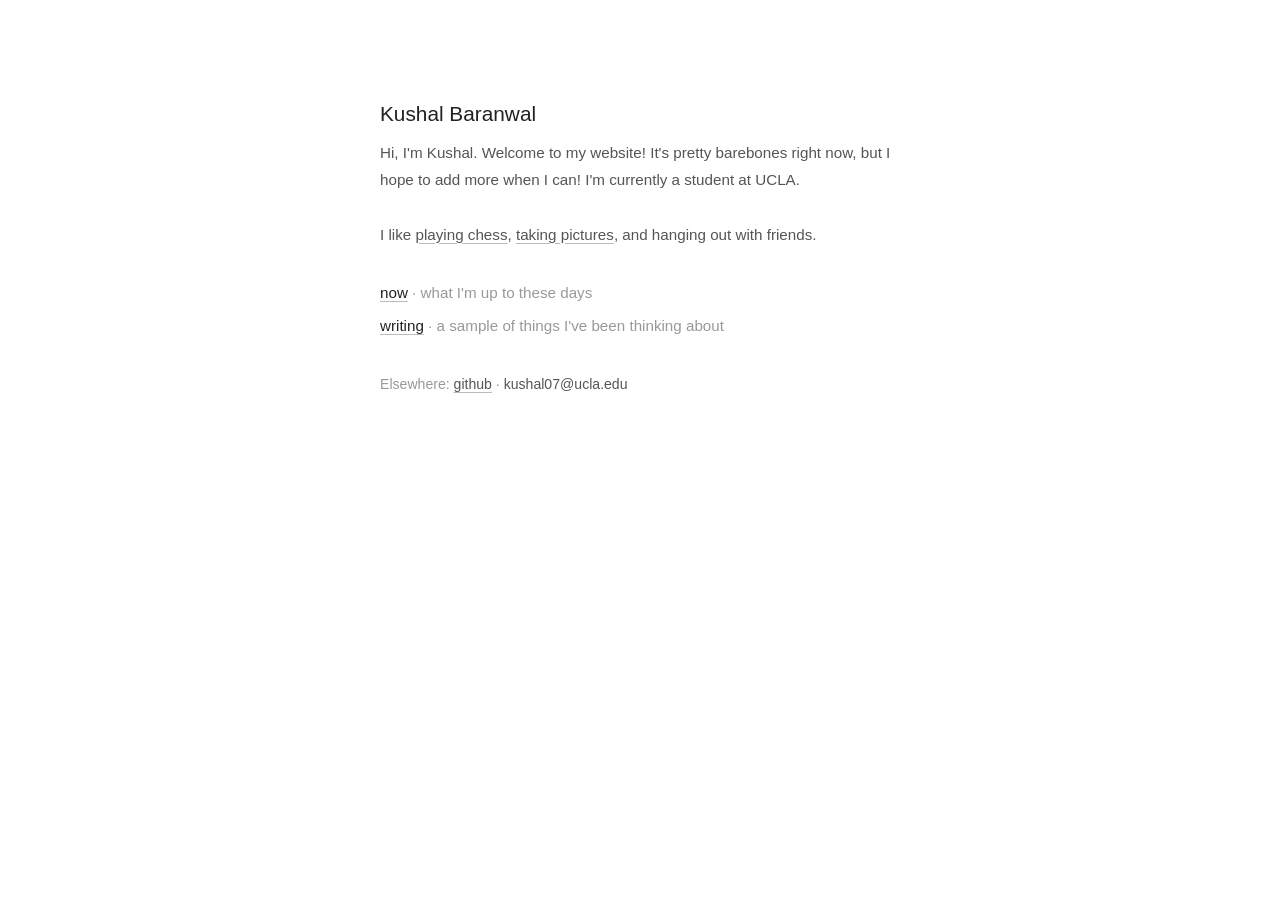
<file: index.html>
<!doctype html>
<html lang="en">
  <head>
    <meta charset="UTF-8" />
    <meta name="viewport" content="width=device-width, initial-scale=1.0" />
    <title>Kushal</title>
    <link rel="stylesheet" href="style.css" />
  </head>
  <body>
    <div class="page">
      <h1>Kushal Baranwal</h1>
      <p>
        Hi, I'm Kushal. Welcome to my website! It's pretty barebones right now,
        but I hope to add more when I can! I'm currently a student at UCLA.
      </p>
      <br />
      <p>
        I like
        <a href="https://lichess.org/@/kool123r5" target="_blank"
          >playing chess</a
        >, <a href="/pics">taking pictures</a>, and hanging out with friends.
      </p>

      <ul>
        <li><a href="/now">now</a> · what I'm up to these days</li>
        <li>
          <a href="/writing">writing</a> · a sample of things I've been thinking
          about
        </li>
      </ul>

      <p class="elsewhere">
        Elsewhere:
        <a href="https://github.com/kbwal" target="_blank" rel="noopener"
          >github</a
        >
        · <span>kushal07@ucla.edu</span>
      </p>
    </div>
  </body>
</html>
</file>
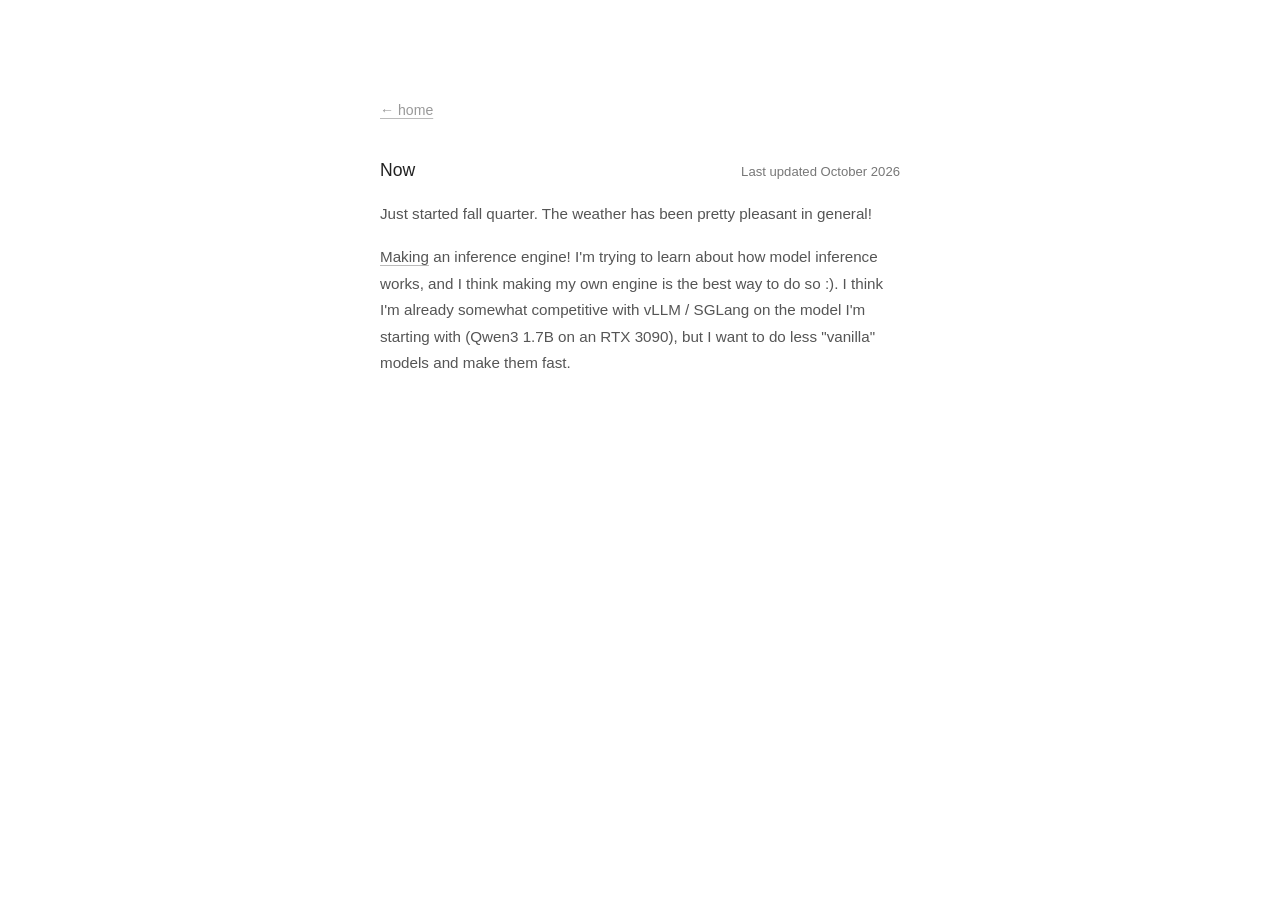
<file: now/index.html>
<!doctype html>
<html lang="en">
  <head>
    <meta charset="UTF-8" />
    <meta name="viewport" content="width=device-width, initial-scale=1.0" />
    <title>Now · Kushal</title>
    <link rel="stylesheet" href="/style.css" />
  </head>
  <body>
    <div class="page">
      <a href="/" class="back">← home</a>
      <div class="spaced-out-header">
        <h2>Now</h2>
        <p>Last updated October 2026</p>
      </div>
      <div class="now-content">
        <p>
          Just started fall quarter. The weather has been pretty pleasant in
          general!
        </p>
        <p>
          <a href="https://github.com/kbwal/inference-engine" target="_blank"
            >Making</a
          >
          an inference engine! I'm trying to learn about how model inference
          works, and I think making my own engine is the best way to do so :). I
          think I'm already somewhat competitive with vLLM / SGLang on the model
          I'm starting with (Qwen3 1.7B on an RTX 3090), but I want to do less
          "vanilla" models and make them fast.
        </p>
      </div>
    </div>
  </body>
</html>
</file>
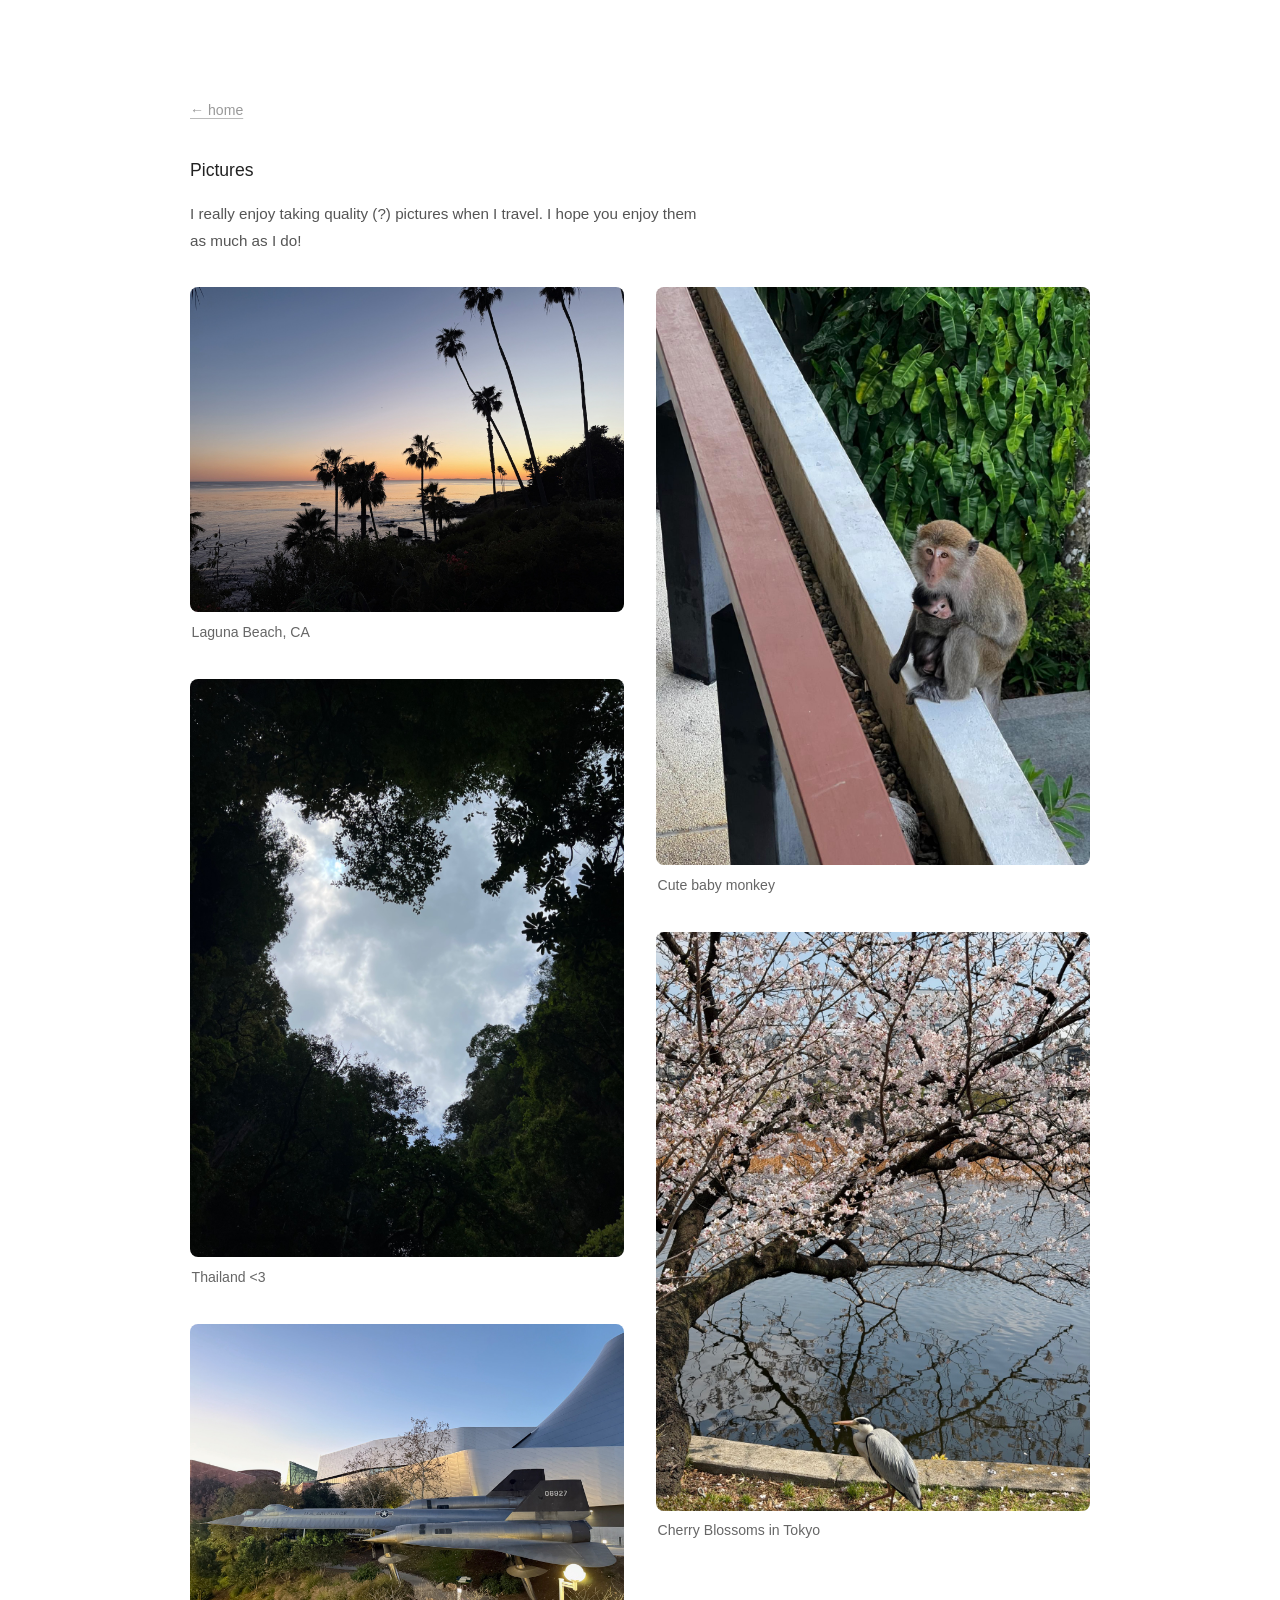
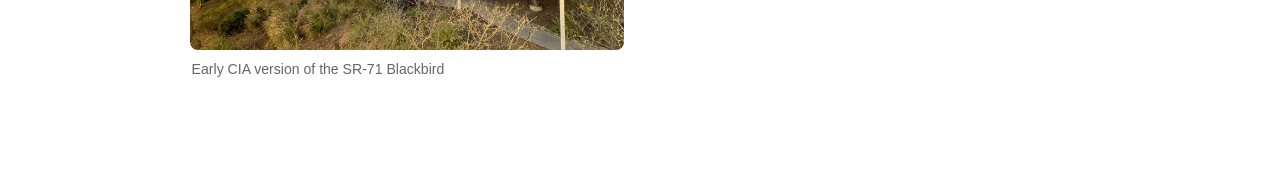
<file: pics/index.html>
<!doctype html>
<html lang="en">
  <head>
    <meta charset="UTF-8" />
    <meta name="viewport" content="width=device-width, initial-scale=1.0" />
    <title>Pics · Kushal</title>
    <link rel="stylesheet" href="/style.css" />
  </head>
  <body>
    <div class="page page-wide">
      <a href="/" class="back">← home</a>
      <header class="pics-header">
        <h2>Pictures</h2>
        <p>
          I really enjoy taking quality (?) pictures when I travel. I hope you
          enjoy them as much as I do!
        </p>
      </header>

      <div class="gallery">
        <figure class="photo-card">
          <img src="./laguna-sunset.jpeg" />
          <figcaption>
            <p class="photo-desc">Laguna Beach, CA</p>
          </figcaption>
        </figure>

        <figure class="photo-card">
          <img src="./thailand-canopy.jpeg" />
          <figcaption>
            <p class="photo-desc">Thailand &lt;3</p>
          </figcaption>
        </figure>

        <figure class="photo-card">
          <img src="./sr71-blackbird.jpeg" />
          <figcaption>
            <p class="photo-desc">Early CIA version of the SR-71 Blackbird</p>
          </figcaption>
        </figure>

        <figure class="photo-card">
          <img src="./monkey-mother-baby.jpeg" />
          <figcaption>
            <p class="photo-desc">Cute baby monkey</p>
          </figcaption>
        </figure>

        <figure class="photo-card">
          <img src="./cherry-blossom-tokyo.jpeg" />
          <figcaption>
            <p class="photo-desc">Cherry Blossoms in Tokyo</p>
          </figcaption>
        </figure>
      </div>
    </div>
  </body>
</html>
</file>
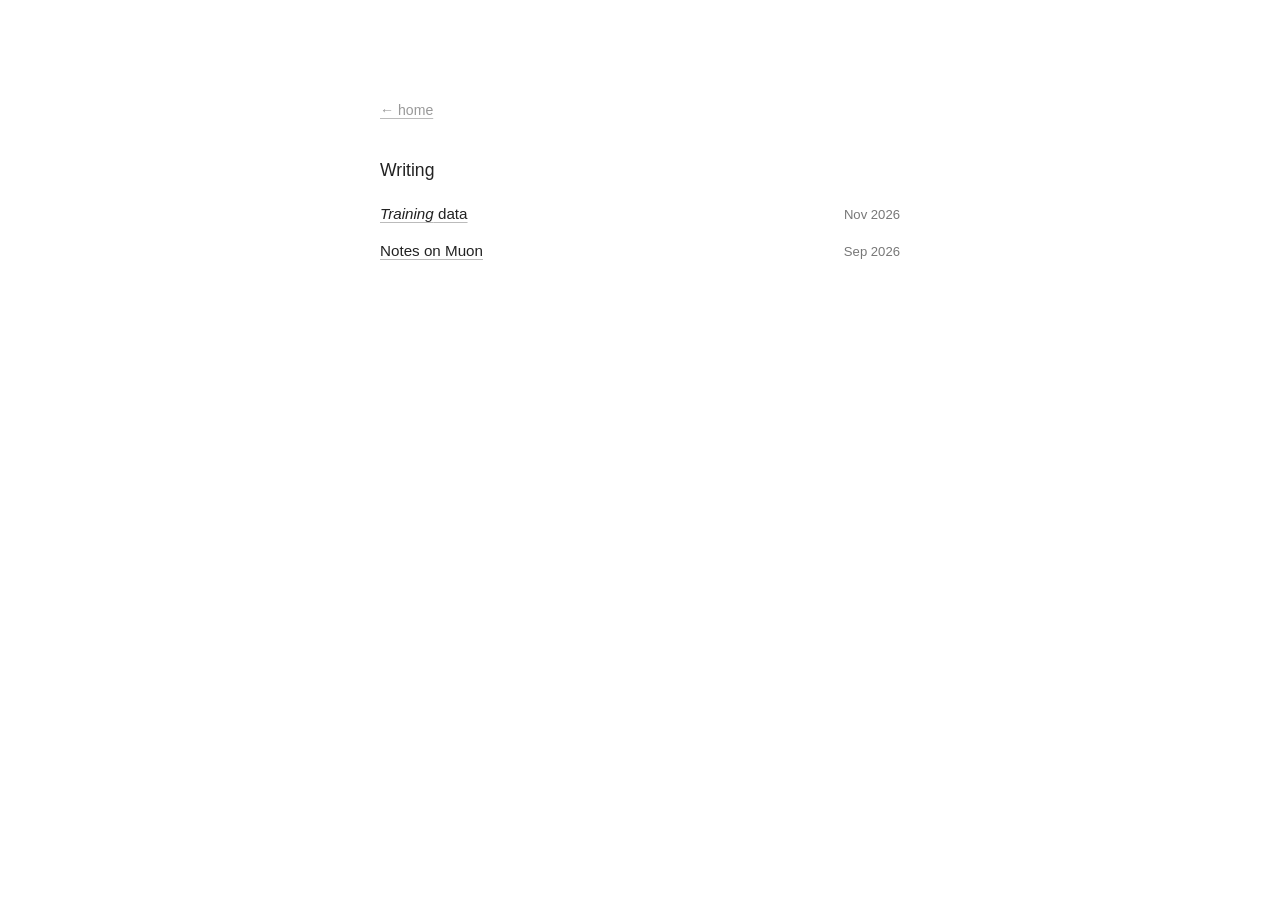
<file: writing/index.html>
<!doctype html>
<html lang="en">
  <head>
    <meta charset="UTF-8" />
    <meta name="viewport" content="width=device-width, initial-scale=1.0" />
    <title>Writing · Kushal</title>
    <link rel="stylesheet" href="/style.css" />
  </head>
  <body>
    <div class="page">
      <a href="/" class="back">← home</a>
      <h2>Writing</h2>

      <ul class="post-list">
        <li>
          <a href="/writing/training-data"><i>Training</i> data</a>
          <span class="date">Nov 2026</span>
        </li>
        <li>
          <a href="/writing/notes-on-muon">Notes on Muon</a>
          <span class="date">Sep 2026</span>
        </li>
      </ul>
    </div>
  </body>
</html>
</file>
<file: style.css>
*,
*::before,
*::after {
  margin: 0;
  padding: 0;
  box-sizing: border-box;
}

body {
  font-family:
    -apple-system, BlinkMacSystemFont, "Segoe UI", Roboto, Helvetica, Arial,
    sans-serif;
  background: #fff;
  color: #222;
  line-height: 1.75;
  -webkit-font-smoothing: antialiased;
  padding: 0 1.5rem;
}

::selection {
  background: #222;
  color: #fff;
}

a {
  color: inherit;
  text-decoration-color: #bbb;
  text-underline-offset: 3px;
  transition: text-decoration-color 0.15s;
}
a:hover {
  text-decoration-color: #222;
}

.page {
  max-width: 520px;
  margin: 0 auto;
  padding: 6rem 0 4rem;
}

h1 {
  font-size: 1.3rem;
  font-weight: 500;
  margin-bottom: 0.5rem;
}

p {
  color: #555;
  font-size: 0.95rem;
}

ul {
  list-style: none;
  margin: 2rem 0;
}

ul li {
  font-size: 0.95rem;
  margin-bottom: 0.4rem;
}

ul li a {
  font-weight: 500;
  color: #222;
}

ul li {
  color: #999;
}

.elsewhere {
  font-size: 0.88rem;
  color: #999;
}

.elsewhere a,
.elsewhere span {
  color: #555;
}

.spaced-out-header {
  display: flex;
  justify-content: space-between;
  align-items: baseline;
  gap: 1rem;
}

.spaced-out-header p {
  font-size: 0.82rem;
  color: #777;
  white-space: nowrap;
  margin-bottom: 1rem;
}

.inspired-by {
  font-size: small;
}

.back {
  display: inline-block;
  font-size: 0.88rem;
  color: #999;
  margin-bottom: 2rem;
}

.page h2 {
  font-size: 1.1rem;
  font-weight: 500;
  margin-bottom: 1rem;
}

.page h3 {
  font-size: 1rem;
  font-weight: 500;
  margin-top: 2rem;
  margin-bottom: 0.5rem;
}

.page .post-list {
  margin: 0;
}

.page .post-list li {
  display: flex;
  justify-content: space-between;
  align-items: baseline;
  gap: 1rem;
  margin-bottom: 0.6rem;
}

.page .post-list .date {
  font-size: 0.82rem;
  color: #777;
  white-space: nowrap;
}

.accuracy-table-layout {
  --table-label-height: 2em;
  margin: 1rem 0;
  font-size: clamp(0.75rem, 3.75vw, 0.95rem);
  line-height: 1.5;
}

.baseline-table-layout {
  display: grid;
  grid-template-columns: auto minmax(0, 1fr);
  align-items: center;
  column-gap: 0.625rem;
}

.baseline-table-axis {
  margin-top: var(--table-label-height);
  writing-mode: vertical-rl;
  transform: rotate(180deg);
  white-space: nowrap;
}

.accuracy-table {
  width: 100%;
  border-collapse: collapse;
  border-block: 1px solid #d8d8d8;
  table-layout: fixed;
  font-variant-numeric: tabular-nums;
  text-align: center;
}

.accuracy-table caption {
  height: var(--table-label-height);
  text-align: center;
}

.accuracy-table tbody th,
.accuracy-table tbody td {
  padding: 0.3125rem 0;
}

.baseline-table-axis,
.accuracy-table caption,
.accuracy-table th {
  color: #555;
  font-weight: 400;
}

.accuracy-table thead {
  border-bottom: 1px solid #e7e7e7;
}

.accuracy-table thead th {
  height: var(--table-label-height);
}

.baseline-table-layout .accuracy-table thead th:first-child {
  width: 2em;
}

.accuracy-table tfoot {
  border-top: 1px solid #e7e7e7;
  color: #555;
}

.accuracy-table tfoot tr {
  height: var(--table-label-height);
}

.accuracy-table tfoot td {
  font-size: 0.85em;
}

.accuracy-table tfoot .katex {
  font-size: 1em;
}

.synthetic-image-gallery {
  display: grid;
  gap: 1rem;
  margin-top: 1rem;
}

.synthetic-image-gallery img {
  display: block;
  width: 100%;
  image-rendering: pixelated;
}

.synthetic-image-gallery figcaption {
  margin-top: 0.25rem;
  color: #555;
  font-size: 0.82rem;
}

.mnist-sweep {
  --sweep-accent: #4f8bc6;
  margin: 0.75rem 0 1rem;
}

.mnist-sweep figcaption {
  color: #222;
  font-size: 0.88rem;
  font-weight: 500;
}

.mnist-sweep svg {
  display: block;
  width: 100%;
  color: #555;
  font-size: 0.75rem;
  font-variant-numeric: tabular-nums;
}

.mnist-sweep .sweep-grid {
  stroke: #d8d8d8;
}

.mnist-sweep .sweep-hit {
  color: var(--sweep-accent);
}

/*
 * Sidenotes. Markup (inside a <p>):
 *   <label for="sn-x" class="sidenote-number"></label><input type="checkbox"
 *   id="sn-x" class="margin-toggle" /><span class="sidenote">...</span>
 * Wide screens: the note sits in the right margin. Narrow screens: tap the
 * number to expand the note inline.
 */
.page {
  counter-reset: sidenote;
}

.sidenote-number {
  counter-increment: sidenote;
  cursor: pointer;
}

.sidenote-number::after,
.sidenote::before {
  content: counter(sidenote);
  font-size: 0.7em;
  position: relative;
  top: -0.5em;
  color: #999;
}

.sidenote-number::after {
  margin-left: 0.1em;
}

.sidenote::before {
  margin-right: 0.35em;
}

.margin-toggle {
  display: none;
}

.sidenote {
  display: none;
  font-size: 0.8rem;
  line-height: 1.55;
  color: #777;
}

.margin-toggle:checked + .sidenote {
  display: block;
  margin: 0.5rem 0;
  padding-left: 0.75rem;
  border-left: 2px solid #e7e7e7;
}

@media (min-width: 1100px) {
  .sidenote-number {
    cursor: default;
  }

  .sidenote,
  .margin-toggle:checked + .sidenote {
    display: block;
    float: right;
    clear: right;
    width: 220px;
    margin: 0.2rem -252px 1rem 0;
    padding: 0;
    border: 0;
  }
}

.page .now-content p {
  margin-bottom: 1rem;
}

.page .project {
  margin-bottom: 1.5rem;
}

.page .project h3 {
  font-size: 0.95rem;
  font-weight: 500;
}

.page .project p {
  font-size: 0.9rem;
}

.page .project .meta {
  font-size: 0.82rem;
  color: #999;
}

.page .project .meta a {
  color: #555;
}

.page.page-wide {
  max-width: 900px;
}

.pics-header {
  max-width: 520px;
  margin-bottom: 2rem;
}

.gallery {
  column-count: 2;
  column-gap: 2rem;
  margin-top: 2rem;
}

.photo-card {
  break-inside: avoid;
  margin-bottom: 2.25rem;
  display: inline-block;
  width: 100%;
}

.photo-card img {
  display: block;
  width: 100%;
  height: auto;
  border-radius: 8px;
  background: #f4f4f5;
}

.photo-card figcaption {
  padding: 0.6rem 0.1rem 0;
}

.photo-card .photo-desc {
  font-size: 0.88rem;
  color: #666;
  line-height: 1.5;
}

@media (max-width: 680px) {
  .gallery {
    column-count: 1;
    column-gap: 0;
    margin-top: 1.5rem;
  }

  .photo-card {
    margin-bottom: 2rem;
  }
}

@media (max-width: 500px) {
  .page {
    padding: 4rem 0 3rem;
  }
}

.katex-display {
  overflow-x: auto;
  overflow-y: hidden;
  padding: 0.5rem 0;
}

pre,
pre[class*="language-"] {
  background: #f7f7f8 !important;
  border: 1px solid #e8e8ec;
  border-radius: 6px;
  padding: 1rem !important;
  margin: 1.5rem 0 !important;
  font-size: 0.85rem !important;
  line-height: 1.55 !important;
  overflow-x: auto;
}

code,
code[class*="language-"] {
  font-family:
    ui-monospace, SFMono-Regular, Menlo, Monaco, Consolas, "Liberation Mono",
    "Courier New", monospace !important;
  font-size: 0.88em;
}

p code,
li code {
  background: #f3f3f5;
  padding: 0.15rem 0.35rem;
  border-radius: 4px;
  font-size: 0.85em;
}

img,
video {
  max-width: 100%;
  height: auto;
}

.page > img,
.page > video {
  display: block;
  width: 100%;
  margin: 1.5rem 0;
  border-radius: 6px;
}
</file>
